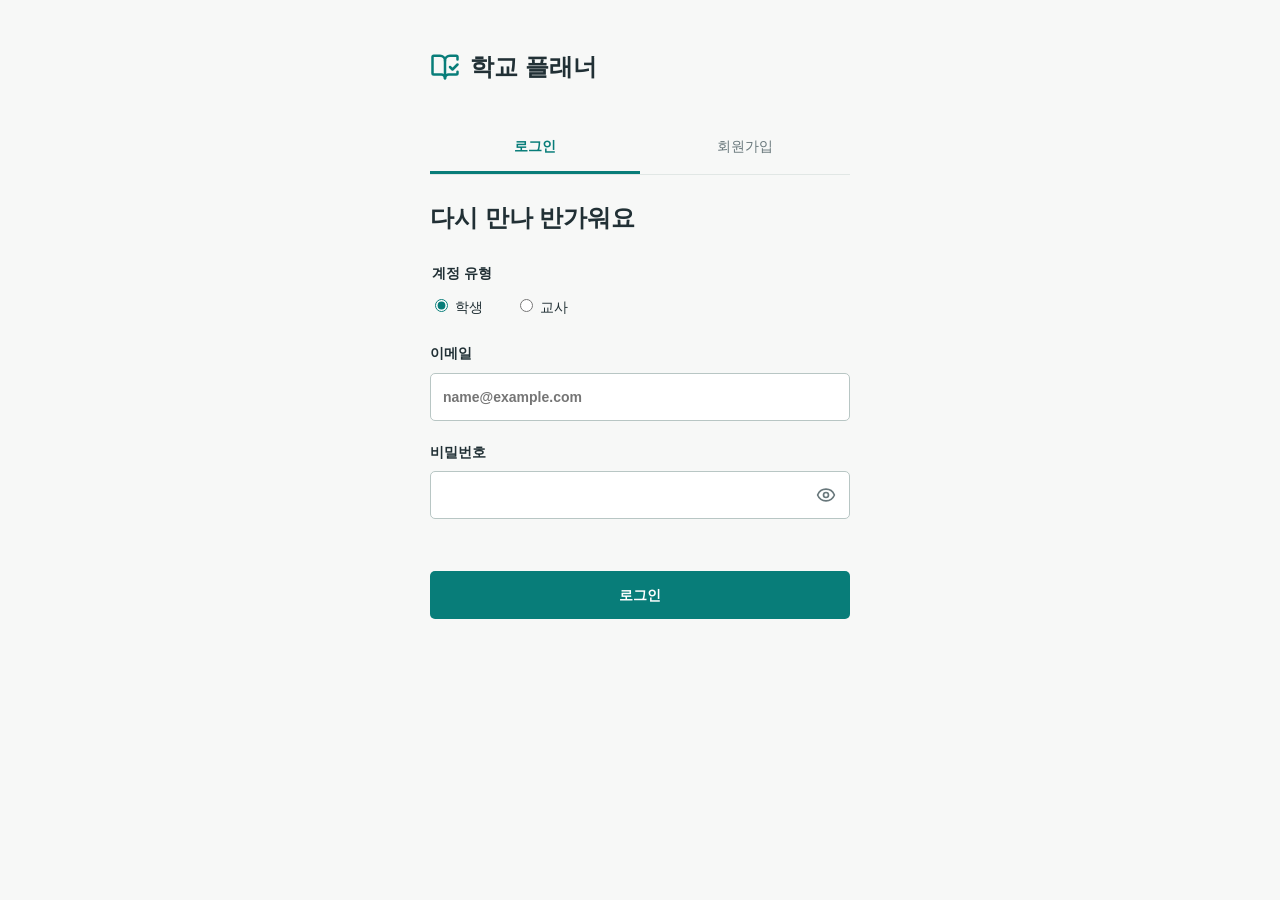
<file: index.html>
<!doctype html>
<html lang="ko">
  <head>
    <meta charset="utf-8">
    <meta name="viewport" content="width=device-width, initial-scale=1">
    <meta name="theme-color" content="#f7f8f7">
    <title>학교 플래너</title>
    <link rel="stylesheet" href="./styles.css">
  </head>
  <body>
    <main id="auth-root"></main>
    <div id="app" hidden></div>
    <link rel="stylesheet" href="./auth.css">
    <script defer src="./vendor/lucide.min.js"></script>
    <script defer src="./model.js"></script>
    <script defer src="./app.js"></script>
    <script defer src="./supabase-config.js"></script>
    <script defer src="./auth-api.js"></script>
    <script defer src="./cloud.js"></script>
    <script defer src="./auth-ui.js"></script>
  </body>
</html>
</file>
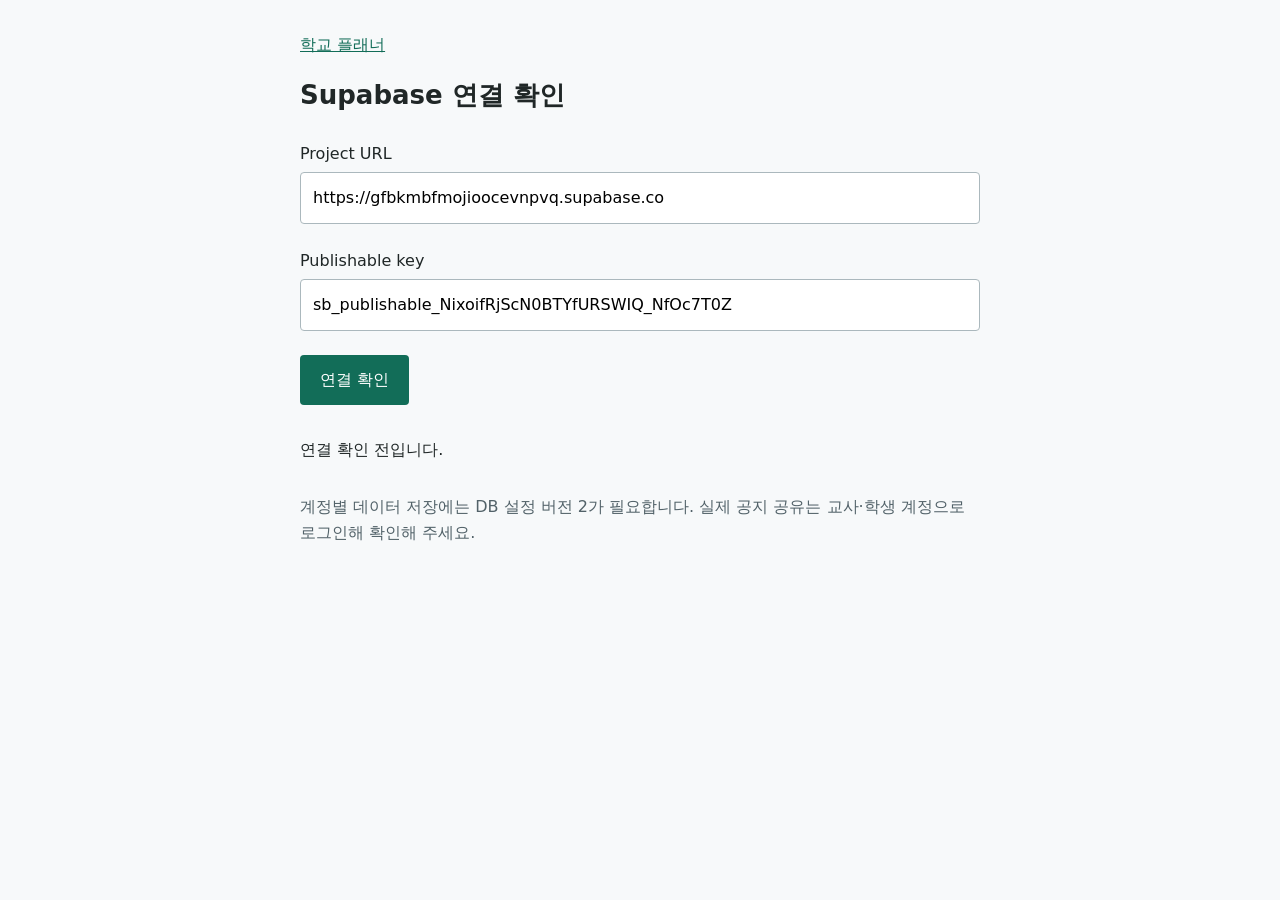
<file: setup.html>
<!doctype html>
<html lang="ko">
<head>
  <meta charset="utf-8">
  <meta name="viewport" content="width=device-width, initial-scale=1">
  <title>Supabase 연결 확인</title>
  <style>
    * { box-sizing: border-box; }
    body { margin: 0; padding: 32px 20px; font: 16px/1.6 system-ui, sans-serif; color: #202727; background: #f7f9fa; }
    main { max-width: 680px; margin: auto; }
    h1 { font-size: 26px; }
    label { display: block; margin-top: 24px; }
    input { display: block; width: 100%; min-width: 0; margin-top: 6px; padding: 12px; border: 1px solid #abb8bd; border-radius: 4px; font: inherit; }
    button { margin-top: 24px; padding: 12px 20px; background: #126d58; color: white; border: 0; border-radius: 4px; font: inherit; cursor: pointer; }
    button:disabled { opacity: .6; cursor: wait; }
    a { color: #126d58; }
    #connection-result { padding: 16px 0; overflow-wrap: anywhere; }
    .note { color: #526269; }
  </style>
  <script defer src="supabase-config.js"></script>
  <script defer src="connection.js"></script>
  <script defer src="setup.js"></script>
</head>
<body>
  <main>
    <a href="index.html">학교 플래너</a>
    <h1>Supabase 연결 확인</h1>
    <form id="connection-form">
      <label for="project-url">Project URL</label>
      <input id="project-url" type="url" required autocomplete="off" spellcheck="false">
      <label for="public-key">Publishable key</label>
      <input id="public-key" required autocomplete="off" spellcheck="false" placeholder="sb_publishable_...">
      <button id="check-button" type="submit">연결 확인</button>
    </form>
    <p id="connection-result" role="status" aria-live="polite">연결 확인 전입니다.</p>
    <p class="note">계정별 데이터 저장에는 DB 설정 버전 2가 필요합니다. 실제 공지 공유는 교사·학생 계정으로 로그인해 확인해 주세요.</p>
  </main>
</body>
</html>
</file>
<file: styles.css>
:root {
  color-scheme: light;
  font-family: "Malgun Gothic", "Apple SD Gothic Neo", Arial, sans-serif;
  font-size: 14px;
  letter-spacing: 0;
  color: var(--ink);
  background: var(--page);
  --page: #f7f8f7;
  --surface: #fff;
  --deadline-ink: #6540a5;
  --deadline-soft: #f1eafa;
  --ink: #213035;
  --muted: #68777b;
  --line: #e1e7e5;
  --soft: #f3f6f5;
  --teal: #087d79;
  --teal-soft: #e3f3f0;
  --amber: #a56815;
  --amber-soft: #fff2dc;
  --red: #ad5148;
  --red-soft: #fff0ec;
}

:root[data-theme="dark"] {
  color-scheme: dark;
  --page: #131c20; --surface: #1d292e; --ink: #e4ecef;
  --muted: #b0bfc5; --line: #42545d; --soft: #26363d;
  --teal: #57d4c8; --teal-soft: #193e3a;
  --amber: #f5c273; --amber-soft: #403222;
  --red: #ffaba2; --red-soft: #432a2a;
  --deadline-ink: #d5bbff; --deadline-soft: #342647;
}

* { box-sizing: border-box; }
.audience-scope { border: 0; padding: 0; margin: 0 0 16px; display: flex; flex-wrap: wrap; gap: 16px; }
.audience-scope legend, .audience-groups > legend { font-weight: 700; margin-bottom: 10px; }
.audience-groups { border: 1px solid var(--line); padding: 16px; border-radius: 5px; min-width: 0; }
.audience-groups:disabled { opacity: .5; }
.audience-section { border: 0; margin: 0 0 16px; padding: 0; min-width: 0; }
.audience-section:last-child { margin-bottom: 0; }
.audience-section legend { color: var(--muted); font-weight: 600; margin-bottom: 8px; }
.audience-options { display: grid; grid-template-columns: repeat(auto-fit, minmax(130px, 1fr)); gap: 8px 16px; }
.audience-options label, .audience-scope label { display: flex; align-items: center; gap: 8px; min-height: 32px; overflow-wrap: anywhere; }
.audience-options input, .audience-scope input { accent-color: var(--teal); width: 17px; height: 17px; flex: none; }
body { margin: 0; min-width: 320px; }
button, input, select, textarea { font: inherit; }
button { cursor: pointer; }
button:disabled { cursor: not-allowed; opacity: .48; }
button:focus-visible, input:focus-visible, select:focus-visible, textarea:focus-visible, a:focus-visible {
  outline: 2px solid var(--teal);
  outline-offset: 2px;
}
a { color: inherit; }
svg { flex: none; }

.app-shell { min-height: 100vh; display: grid; grid-template-columns: 228px minmax(0, 1fr); }
.sidebar { background: #1e2a2c; color: #e8eeee; display: flex; flex-direction: column; padding: 22px 13px 18px; }
.brand { display: flex; align-items: center; gap: 11px; padding: 4px 12px 27px; font-size: 17px; font-weight: 800; }
.brand-mark { width: 31px; height: 31px; display: grid; place-items: center; background: #d2e9dc; color: #205b55; border-radius: 6px; }
.side-caption { color: #a0b1b2; font-size: 11px; font-weight: 700; padding: 10px 13px 7px; }
.side-nav { display: grid; gap: 3px; }
.side-link { border: 0; width: 100%; background: transparent; color: #cbd6d7; display: flex; align-items: center; gap: 12px; text-align: left; padding: 11px 13px; border-radius: 5px; font-weight: 600; }
.side-link:hover { background: #304143; color: white; }
.side-link.active { background: #365352; color: white; }
.side-link svg { width: 18px; height: 18px; }
.sidebar-foot { margin-top: auto; border-top: 1px solid #405052; padding: 15px 12px 0; color: #a9b9b9; font-size: 12px; line-height: 1.55; }

.main-area { min-width: 0; }
.topbar { height: 70px; border-bottom: 1px solid var(--line); background: #fff; display: flex; align-items: center; justify-content: space-between; padding: 0 34px; gap: 18px; }
.topbar-left { display: flex; align-items: center; gap: 10px; font-weight: 700; }
.topbar-left .term { color: var(--muted); font-weight: 500; }
.topbar-right { display: flex; align-items: center; gap: 15px; }
.mode-switch { display: inline-flex; padding: 3px; background: #edf1f0; border-radius: 6px; }
.mode-switch button { border: 0; background: transparent; color: #596b6e; padding: 7px 12px; border-radius: 4px; font-weight: 700; min-width: 65px; }
.mode-switch button.active { background: #fff; color: var(--ink); box-shadow: 0 1px 3px #19312b20; }
.avatar { width: 31px; height: 31px; border-radius: 50%; display: grid; place-items: center; background: #d9e9dc; color: #245846; font-size: 12px; font-weight: 800; }
.profile-name { font-size: 13px; font-weight: 700; }
.workspace { max-width: 1450px; margin: 0 auto; padding: 37px 42px 80px; }
.page-heading { display: flex; align-items: end; justify-content: space-between; gap: 15px; margin-bottom: 28px; }
.eyebrow { margin: 0 0 8px; color: var(--teal); font-size: 11px; font-weight: 800; }
h1 { font-size: 25px; line-height: 1.28; margin: 0; }
h2 { margin: 0; font-size: 17px; line-height: 1.3; }
h3 { margin: 0; font-size: 14px; }
.subheading { color: var(--muted); margin: 7px 0 0; line-height: 1.5; }
.page-actions { display: flex; align-items: center; gap: 8px; }
.badge, .audience-tag, .type-tag, .subject-tag { display: inline-flex; align-items: center; white-space: nowrap; font-size: 11px; font-weight: 700; border-radius: 3px; padding: 4px 6px; }
.badge { background: var(--teal-soft); color: #166f68; }
.type-tag.assignment { background: #e8eff9; color: #466b9c; }
.type-tag.notice { background: #e5f2ed; color: #28735c; }
.audience-tag, .subject-tag { color: #617075; background: #edf1f0; }
.muted { color: var(--muted); }
.small { font-size: 12px; }
.count-line { display: flex; align-items: center; gap: 10px; color: var(--muted); font-size: 12px; }
.count-line strong { color: var(--ink); font-size: 17px; }

.button { display: inline-flex; align-items: center; justify-content: center; gap: 7px; border: 1px solid var(--line); background: #fff; color: var(--ink); border-radius: 5px; min-height: 36px; padding: 8px 12px; font-weight: 700; white-space: nowrap; }
.button:hover { border-color: #a4b6b3; background: #f8fbfa; }
.button.primary { background: var(--teal); border-color: var(--teal); color: #fff; }
.button.primary:hover { background: #086e6a; }
.button.danger { color: var(--red); }
.button svg { width: 16px; height: 16px; }
.icon-button { border: 1px solid transparent; border-radius: 5px; background: transparent; color: #637478; width: 34px; height: 34px; display: inline-grid; place-items: center; flex: none; }
.icon-button:hover { border-color: var(--line); background: var(--soft); color: var(--ink); }
.icon-button svg { width: 17px; height: 17px; }
.icon-button.active { color: var(--teal); }

.dashboard-grid { display: grid; grid-template-columns: minmax(0, 1.55fr) minmax(310px, .75fr); gap: 34px; }
.pane { min-width: 0; }
.aside-pane { border-left: 1px solid var(--line); padding-left: 34px; }
.section-heading { display: flex; align-items: center; justify-content: space-between; gap: 12px; min-height: 34px; margin-bottom: 17px; }
.section-note { color: var(--muted); font-size: 12px; }
.filter-row { display: flex; align-items: center; justify-content: space-between; gap: 12px; border-bottom: 1px solid var(--line); flex-wrap: wrap; }
.tabs { display: flex; gap: 23px; }
.tab { border: 0; border-bottom: 2px solid transparent; background: transparent; color: var(--muted); padding: 10px 1px 12px; font-weight: 700; white-space: nowrap; }
.tab:hover { color: var(--ink); }
.tab.active { color: var(--teal); border-bottom-color: var(--teal); }
.filter-tools { display: flex; align-items: center; gap: 9px; padding-bottom: 7px; }
.search-box { height: 33px; border: 1px solid var(--line); border-radius: 5px; display: flex; align-items: center; gap: 7px; padding: 0 9px; background: #fff; min-width: 160px; }
.search-box svg { width: 15px; height: 15px; color: var(--muted); }
.search-box input { width: 120px; border: 0; outline: 0; min-width: 0; background: transparent; }
.plain-select { border: 1px solid var(--line); border-radius: 5px; background: #fff; color: var(--ink); padding: 7px 25px 7px 9px; max-width: 140px; }
.notice-list { min-height: 340px; }
.notice-row { display: grid; grid-template-columns: 22px minmax(0,1fr) auto; gap: 12px; align-items: start; padding: 18px 0; border-bottom: 1px solid var(--line); }
.notice-row:last-child { border-bottom: 0; }
.notice-row.completed .notice-title { text-decoration: line-through; color: #839093; }
.check { width: 18px; height: 18px; accent-color: var(--teal); margin: 4px 0 0; }
.notice-main { min-width: 0; }
.notice-title { border: 0; background: transparent; padding: 0; text-align: left; font-size: 14px; font-weight: 800; color: var(--ink); line-height: 1.45; }
.notice-title:hover { color: var(--teal); }
.notice-meta { display: flex; align-items: center; gap: 6px; flex-wrap: wrap; margin-top: 8px; color: var(--muted); font-size: 12px; }
.importance-tag { display: inline-block; font-size: 11px; font-weight: 700; line-height: 1.6; padding: 1px 7px; border-radius: 4px; border: 1px solid transparent; white-space: nowrap; }
.importance-tag[data-importance="5"] { background: #fee2e2; color: #991b1b; border-color: #fca5a5; }
.importance-tag[data-importance="4"] { background: #ffedd5; color: #9a3412; border-color: #fdba74; }
.importance-tag[data-importance="3"] { background: #fef9c3; color: #713f12; border-color: #e8d866; }
.importance-tag[data-importance="2"] { background: #dcfce7; color: #166534; border-color: #86cf9f; }
.importance-tag[data-importance="1"] { background: #dbeafe; color: #1e40af; border-color: #93b9f4; }
.notice-row[data-importance] { border-left: 3px solid; padding-left: 12px; }
.notice-row[data-importance="5"] { border-left-color: #dc2626; }
.notice-row[data-importance="4"] { border-left-color: #ea580c; }
.notice-row[data-importance="3"] { border-left-color: #eab308; }
.notice-row[data-importance="2"] { border-left-color: #16a34a; }
.notice-row[data-importance="1"] { border-left-color: #2563eb; }
.importance-scale { display: inline-flex; gap: 3px; vertical-align: middle; }
.importance-scale .importance-tag { padding: 0 6px; }
.notice-sort { display: flex; align-items: center; gap: 8px; flex-wrap: wrap; padding: 12px 0; border-bottom: 1px solid var(--line); font-size: 12px; }
.importance-settings-button { margin-left: auto; font-size: 12px; }
.section-heading:has(.importance-settings-button) { gap: 8px; flex-wrap: wrap; }
.importance-list { display: grid; gap: 8px; margin: 18px 0; }
.importance-setting { display: grid; grid-template-columns: minmax(0,1fr) 170px; gap: 10px; align-items: center; border-left: 5px solid; padding: 9px 10px; background: #f3f6f5; }
.importance-setting label { overflow-wrap: anywhere; font-weight: 700; }
.importance-setting[data-importance="5"] { border-color: #dc2626; }
.importance-setting[data-importance="4"] { border-color: #ea580c; }
.importance-setting[data-importance="3"] { border-color: #eab308; }
.importance-setting[data-importance="2"] { border-color: #16a34a; }
.importance-setting[data-importance="1"] { border-color: #2563eb; }
.importance-setting select { min-width: 0; width: 100%; padding: 8px; border: 1px solid var(--line); border-radius: 4px; background: white; color: var(--ink); }
.importance-new { border-top: 1px solid var(--line); padding-top: 15px; }
.school-quota { margin: 0; padding: 10px; border-radius: 4px; background: var(--teal-soft); color: #16605d; }
#profile-dialog .club-options { margin: 0; border: 1px solid var(--line); }
.notice-body-preview { color: var(--muted); margin: 6px 0 0; white-space: nowrap; overflow: hidden; text-overflow: ellipsis; font-size: 12px; }
.notice-actions { display: flex; align-items: center; gap: 7px; padding-top: 1px; }
.deadline { display: inline-flex; align-items: center; gap: 4px; font-weight: 800; color: #526b6c; font-size: 11px; white-space: nowrap; }
.deadline.soon { color: var(--deadline-ink); }
.deadline.urgent, .deadline.today, .deadline.overdue { color: var(--deadline-ink); background: var(--deadline-soft); border: 1px solid var(--deadline-ink); border-radius: 999px; padding: 4px 8px; }
.deadline.overdue { border-style: dashed; }
.deadline svg { width: 14px; height: 14px; }
.empty-state { text-align: center; display: grid; place-content: center; gap: 9px; min-height: 270px; color: var(--muted); }
.empty-state svg { margin: auto; width: 27px; height: 27px; color: #9caeaf; }
.empty-state strong { color: var(--ink); }
.empty-state p { margin: 0; font-size: 12px; }

.calendar-bar { display: flex; align-items: center; justify-content: space-between; gap: 8px; margin-bottom: 12px; }
.calendar-bar strong { font-size: 14px; }
.calendar-controls { display: flex; gap: 2px; }
.calendar-weekdays, .calendar-grid { display: grid; grid-template-columns: repeat(7, minmax(0, 1fr)); }
.calendar-weekdays span { text-align: center; color: #8a9697; font-size: 10px; padding: 5px 0 8px; }
.calendar-day { position: relative; border: 0; background: transparent; color: #2e3c40; border-radius: 5px; min-width: 0; height: 39px; display: grid; place-items: center; font-size: 12px; }
.calendar-day:hover { background: #ecf3f1; }
.calendar-day.other-month { color: #bec8c7; }
.calendar-day.selected { background: var(--teal); color: #fff; font-weight: 800; }
.calendar-day.today:not(.selected) { box-shadow: inset 0 0 0 1px var(--teal); color: var(--teal); font-weight: 800; }
.calendar-day .dot { width: 4px; height: 4px; border-radius: 50%; background: #dfa15a; position: absolute; bottom: 3px; }
.calendar-day.selected .dot { background: #fff; }
.calendar-day:disabled { opacity: 1; }
.aside-divider { border-top: 1px solid var(--line); margin: 22px 0 16px; }
.agenda-list { display: grid; gap: 0; }
.agenda-item { padding: 11px 0; border-bottom: 1px solid var(--line); display: flex; align-items: start; gap: 10px; }
.agenda-item:last-child { border-bottom: 0; }
.agenda-accent { width: 3px; min-height: 27px; border-radius: 2px; background: #7ea8b4; }
.agenda-accent.personal { background: #d6a05f; }
.agenda-title { font-size: 12px; font-weight: 700; line-height: 1.4; }
.agenda-meta { color: var(--muted); font-size: 11px; margin-top: 3px; }
.agenda-item .icon-button { margin-left: auto; width: 25px; height: 25px; }
.planner-grid { display: grid; grid-template-columns: minmax(0,1fr) 315px; gap: 36px; }
.planner-calendar .calendar-day { height: 75px; border-radius: 0; border-top: 1px solid var(--line); align-items: start; padding-top: 11px; }
.planner-calendar .calendar-day.selected { border-radius: 5px; }
.planner-calendar .calendar-day .dot { bottom: 13px; width: 6px; height: 6px; }
.planner-side { border-left: 1px solid var(--line); padding-left: 30px; }

.teacher-layout { display: grid; grid-template-columns: minmax(255px, .72fr) minmax(0,1.5fr); gap: 42px; }
.teacher-left { border-right: 1px solid var(--line); padding-right: 36px; }
.panel-intro { color: var(--muted); line-height: 1.55; font-size: 12px; margin: 6px 0 22px; }
.field-grid { display: grid; grid-template-columns: repeat(2,minmax(0,1fr)); gap: 16px; }
.field { display: grid; gap: 7px; min-width: 0; }
.field.full { grid-column: 1 / -1; }
.field label { color: #3a4a4e; font-size: 12px; font-weight: 800; }
.field input:not([type="checkbox"]):not([type="radio"]), .field select, .field textarea { width: 100%; border: 1px solid #d7e0de; border-radius: 5px; background: #fff; padding: 10px 11px; color: var(--ink); outline: none; }
.field input:focus, .field select:focus, .field textarea:focus { border-color: var(--teal); box-shadow: 0 0 0 2px #087d7917; }
.field textarea { resize: vertical; min-height: 120px; line-height: 1.5; }
.field-help { color: var(--muted); font-size: 11px; line-height: 1.5; }
.form-actions { display: flex; align-items: center; justify-content: end; gap: 8px; margin-top: 19px; }
.group-list { display: grid; max-height: 420px; overflow-y: auto; border-top: 1px solid var(--line); margin: 20px 0 22px; }
.group-row { display: flex; align-items: center; gap: 9px; border-bottom: 1px solid var(--line); min-height: 45px; }
.group-row svg { color: #7c9291; width: 15px; height: 15px; }
.group-row span { flex: 1; font-size: 12px; font-weight: 700; }
.group-row small { color: var(--muted); font-size: 11px; }
.group-row .icon-button { width: 25px; height: 25px; }
.group-form { background: var(--soft); border: 1px solid var(--line); padding: 14px; border-radius: 5px; display: grid; gap: 12px; }
.group-form .field-grid { gap: 10px; }
.group-form .field input, .group-form .field select { padding: 8px; }
.teacher-recent { margin-top: 38px; border-top: 1px solid var(--line); padding-top: 23px; }
.teacher-table { width: 100%; border-collapse: collapse; }
.teacher-table th { color: var(--muted); text-align: left; font-size: 11px; font-weight: 700; padding: 10px 8px; border-bottom: 1px solid var(--line); }
.teacher-table td { padding: 12px 8px; border-bottom: 1px solid var(--line); font-size: 12px; }
.teacher-table td:first-child, .teacher-table th:first-child { padding-left: 0; }
.teacher-table td:last-child, .teacher-table th:last-child { padding-right: 0; text-align: right; }
.teacher-table .row-title { font-weight: 700; }
.table-actions { display: flex; justify-content: end; gap: 2px; }

dialog { border: 1px solid var(--line); border-radius: 7px; padding: 0; width: min(480px, calc(100vw - 26px)); max-height: min(85vh, 730px); overflow: auto; box-shadow: 0 24px 60px #16252636; }
dialog::backdrop { background: #13292a70; }
.dialog-inner { padding: 22px; }
.dialog-header { display: flex; align-items: start; justify-content: space-between; gap: 12px; margin-bottom: 18px; }
.dialog-header h2 { font-size: 18px; }
.dialog-body { color: #3d4b4d; line-height: 1.65; white-space: pre-wrap; margin: 19px 0 22px; }
.dialog-meta { display: flex; gap: 7px; flex-wrap: wrap; align-items: center; }
.dialog-actions { display: flex; justify-content: end; align-items: center; gap: 8px; border-top: 1px solid var(--line); padding-top: 17px; margin-top: 18px; }
.toast { position: fixed; right: 20px; bottom: 20px; background: #203539; color: #fff; border-radius: 5px; padding: 11px 15px; z-index: 10; box-shadow: 0 10px 25px #17272a24; max-width: 320px; font-size: 12px; }
.sr-only { position: absolute; width: 1px; height: 1px; padding: 0; margin: -1px; overflow: hidden; clip: rect(0,0,0,0); white-space: nowrap; border: 0; }

@media (max-width: 1120px) {
  .dashboard-grid { grid-template-columns: minmax(0,1fr) 285px; gap: 22px; }
  .aside-pane { padding-left: 22px; }
  .teacher-layout { gap: 26px; }
  .teacher-left { padding-right: 25px; }
  .workspace { padding: 30px 28px 70px; }
}

@media (max-width: 920px) {
  .app-shell { grid-template-columns: 70px minmax(0,1fr); }
  .sidebar { padding: 18px 9px; align-items: center; }
  .brand { padding: 0 0 26px; }
  .brand span:last-child, .side-caption, .side-link span, .sidebar-foot { display: none; }
  .side-link { justify-content: center; padding: 11px; width: 46px; }
  .dashboard-grid, .planner-grid { grid-template-columns: 1fr; }
  .aside-pane, .planner-side { border-left: 0; border-top: 1px solid var(--line); padding: 23px 0 0; }
  .aside-pane { max-width: 480px; }
}

@media (max-width: 650px) {
  .app-shell { display: block; padding-bottom: 58px; }
  .sidebar { position: fixed; z-index: 5; bottom: 0; left: 0; right: 0; height: 58px; padding: 4px 8px; flex-direction: row; justify-content: center; border-top: 1px solid #344143; }
  .brand, .sidebar-foot { display: none; }
  .side-nav { display: flex; justify-content: space-evenly; width: 100%; }
  .side-link { width: 56px; }
  .topbar { height: 59px; padding: 0 17px; }
  .topbar-left .term, .profile-name { display: none; }
  .topbar-right { gap: 8px; }
  .mode-switch button { padding: 6px 8px; min-width: 52px; font-size: 12px; }
  .workspace { padding: 27px 17px 60px; }
  h1 { font-size: 22px; }
  .page-heading { align-items: start; margin-bottom: 23px; }
  .page-heading .button { padding: 7px; min-width: 35px; }
  .page-heading .button .label { display: none; }
  .filter-row { display: block; }
  .filter-tools { padding: 6px 0 8px; }
  .search-box { flex: 1; }
  .search-box input { width: 100%; }
  .notice-row { grid-template-columns: 20px minmax(0,1fr); gap: 9px; }
  .notice-actions { grid-column: 2; justify-content: space-between; padding-top: 0; }
  .teacher-layout { grid-template-columns: 1fr; }
  .teacher-left { border-right: 0; border-bottom: 1px solid var(--line); padding: 0 0 22px; }
  .teacher-table th:nth-child(3), .teacher-table td:nth-child(3) { display: none; }
  .planner-calendar .calendar-day { height: 54px; }
}

/* Keep Korean phrases readable instead of squeezing them into single-character columns. */
body { writing-mode: horizontal-tb; line-height: 1.6; }
button, label, h1, h2, h3, .notice-title, .agenda-title { word-break: keep-all; overflow-wrap: anywhere; }
.topbar { height: auto; min-height: 70px; padding-top: 12px; padding-bottom: 12px; flex-wrap: wrap; }
.topbar-right { flex-wrap: wrap; }
.topbar-left { flex-shrink: 0; }
.theme-control { display: inline-flex; align-items: center; gap: 6px; white-space: nowrap; font-size: 12px; }
.theme-control select { min-height: 36px; padding: 6px; border: 1px solid var(--line); border-radius: 5px; background: var(--surface); color: var(--ink); }
.audience-scope { gap: 10px; min-width: 0; }
.audience-options { grid-template-columns: repeat(auto-fit, minmax(min(100%, 130px), 1fr)); gap: 10px; }
.audience-options label, .audience-scope label { padding: 11px 12px; min-height: 46px; border: 1px solid var(--line); border-radius: 8px; background: var(--surface); cursor: pointer; white-space: nowrap; word-break: keep-all; overflow-wrap: normal; }
.audience-options label:has(input:checked), .audience-scope label:has(input:checked) { border-color: var(--teal); background: var(--teal-soft); color: var(--teal); }
.audience-options label:has(input:focus-visible), .audience-scope label:has(input:focus-visible) { outline: 2px solid var(--teal); outline-offset: 2px; }
.field .audience-options input, .field .audience-scope input { width: 18px; height: 18px; min-width: 18px; padding: 0; margin: 0; flex: 0 0 18px; }
.audience-groups:disabled label { cursor: default; }
.refresh-button { font-size: 12px; }
.refresh-button[aria-busy="true"] svg { animation: refresh-spin 1s linear infinite; }
@keyframes refresh-spin { to { transform: rotate(360deg); } }
@media (prefers-reduced-motion: reduce) { .refresh-button[aria-busy="true"] svg { animation: none; } }
.notice-title, .agenda-title { font-size: 15px; line-height: 1.65; }
.notice-body-preview { white-space: normal; display: -webkit-box; -webkit-line-clamp: 2; -webkit-box-orient: vertical; line-height: 1.7; font-size: 13px; }
.dialog-body { overflow-wrap: anywhere; }
.page-actions, .section-heading { flex-wrap: wrap; }
.deadline-reminders { margin-bottom: 28px; border: 1px solid var(--line); border-left: 4px solid var(--deadline-ink); border-radius: 8px; padding: 16px 20px; background: var(--surface); }
.deadline-reminders h2 { font-size: 17px; }
.deadline-reminders h2 span { color: var(--deadline-ink); margin-left: 6px; }
.deadline-reminders p { font-size: 12px; color: var(--muted); margin: 6px 0; }
.deadline-reminders ul { list-style: none; margin: 12px 0 0; padding: 0; max-height: 240px; overflow-y: auto; }
.deadline-reminders button { width: 100%; display: flex; gap: 12px; padding: 10px 0; border: 0; border-top: 1px solid var(--line); text-align: left; background: transparent; color: var(--ink); }
.deadline-reminders strong { color: var(--deadline-ink); white-space: nowrap; }
.deadline-reminders button span { min-width: 0; }
:root[data-theme="dark"] :is(.topbar, .button, .search-box, .plain-select, .importance-setting select, .field input, .field select, .field textarea, dialog) { background: var(--surface); color: var(--ink); border-color: var(--line); }
:root[data-theme="dark"] :is(.button.primary, .calendar-day.selected) { background: var(--teal); color: #102c29; }
:root[data-theme="dark"] :is(.importance-setting, .button:hover, .calendar-day:hover) { background: var(--soft); }
:root[data-theme="dark"] :is(.field label, .dialog-body, .calendar-day, .search-box input) { color: var(--ink); }
:root[data-theme="dark"] :is(.calendar-day.other-month, .icon-button, .deadline) { color: var(--muted); }
:root[data-theme="dark"] :is(.deadline.soon, .deadline.urgent, .deadline.today, .deadline.overdue) { color: var(--deadline-ink); }
:root[data-theme="dark"] :is(.school-quota, .badge) { color: var(--teal); }
@media (max-width: 1150px) {
  .dashboard-grid, .planner-grid { grid-template-columns: minmax(0, 1fr); }
  .aside-pane, .planner-side { border-left: 0; border-top: 1px solid var(--line); padding: 24px 0 0; max-width: none; }
  .teacher-layout { grid-template-columns: minmax(0, 1fr); }
  .teacher-left { border-right: 0; padding-right: 0; }
}
@media (max-width: 650px) {
  .topbar-right { gap: 6px; width: 100%; justify-content: space-between; }
  .topbar-right .avatar { display: none; }
  .page-heading { flex-wrap: wrap; }
  .notice-meta { gap: 6px 8px; }
  .field-grid, .importance-setting { grid-template-columns: minmax(0, 1fr); }
  .filter-tools { flex-wrap: wrap; }
  .tabs { gap: 14px; flex-wrap: wrap; }
  .deadline-reminders { padding: 12px; }
  .side-link { width: auto; gap: 6px; }
  .side-link span { display: inline; font-size: 12px; }
}
</file>
<file: auth.css>
[hidden] { display: none !important; }
.auth-page { width: min(100% - 40px, 420px); margin: 48px auto; padding-bottom: 32px; }
.auth-brand { display: flex; align-items: center; gap: 10px; text-decoration: none; font-size: 24px; font-weight: 800; margin-bottom: 36px; }
.auth-brand svg { color: var(--teal); width: 30px; height: 30px; }
.auth-page h1 { font-size: 24px; margin: 28px 0; }
.auth-tabs { display: grid; grid-template-columns: 1fr 1fr; border-bottom: 1px solid var(--line); }
.auth-tabs button { padding: 13px; border: 0; border-bottom: 3px solid transparent; background: none; color: var(--muted); }
.auth-tabs button[aria-pressed="true"] { border-color: var(--teal); color: var(--teal); font-weight: 700; }
.auth-roles { border: 0; padding: 0; margin: 0 0 24px; display: flex; gap: 32px; }
.auth-roles legend { margin-bottom: 12px; font-weight: 700; }
.auth-roles input { accent-color: var(--teal); }
.auth-field { display: block; margin: 20px 0 8px; font-weight: 600; }
.auth-field input, .auth-password input { width: 100%; height: 48px; min-width: 0; border: 1px solid #b8c6c4; background: white; border-radius: 5px; padding: 12px; }
.auth-field input { margin-top: 8px; }
.auth-password { position: relative; }
.auth-password input { padding-right: 52px; }
.auth-password button { position: absolute; right: 3px; top: 3px; height: 42px; width: 42px; border: 0; background: transparent; color: var(--muted); display: grid; place-items: center; }
.auth-password svg { width: 20px; height: 20px; }
.auth-submit { width: 100%; min-height: 48px; border: 0; border-radius: 5px; background: var(--teal); color: white; font-weight: 700; }
.auth-secondary { display: block; width: 100%; min-height: 44px; margin-top: 12px; border: 0; background: transparent; color: var(--teal); text-decoration: underline; }
#email-next { line-height: 1.7; }
#email-next h2 { font-size: 23px; }
#pending-email { overflow-wrap: anywhere; font-weight: 700; }
#email-message { color: #934122; }
.auth-student-fields { border: 0; padding: 0; margin: 24px 0; min-width: 0; }
.auth-student-fields legend { font-weight: 700; }
.club-options { border: 0; padding: 0; margin: 20px 0 8px; min-width: 0; display: grid; grid-template-columns: repeat(2, minmax(0, 1fr)); gap: 12px; }
.club-options legend { font-weight: 600; margin-bottom: 12px; }
.club-options label { display: flex; align-items: center; gap: 8px; min-height: 32px; overflow-wrap: anywhere; }
.club-options input { accent-color: var(--teal); width: 18px; height: 18px; flex: none; }
.auth-school-row { display: grid; grid-template-columns: 1fr 1fr; gap: 16px; }
.auth-school-row > label { min-width: 0; }
.auth-field select { display: block; width: 100%; height: 48px; margin-top: 8px; padding: 10px; background: white; border: 1px solid #b8c6c4; border-radius: 5px; }
#auth-message { min-height: 24px; line-height: 1.7; color: #934122; overflow-wrap: anywhere; }
#teacher-note { background: #fff2dc; padding: 12px; line-height: 1.6; border-left: 3px solid #b47e23; }
@media (max-width: 480px) { .auth-page { margin-top: 28px; } }

:root[data-theme="dark"] :is(.auth-field input, .auth-password input, .auth-field select) { background: var(--surface); color: var(--ink); border-color: var(--line); }
:root[data-theme="dark"] .auth-submit { color: #102c29; }
:root[data-theme="dark"] :is(#auth-message, #email-message) { color: var(--red); }
:root[data-theme="dark"] #teacher-note { background: var(--amber-soft); color: var(--ink); }
</file>
